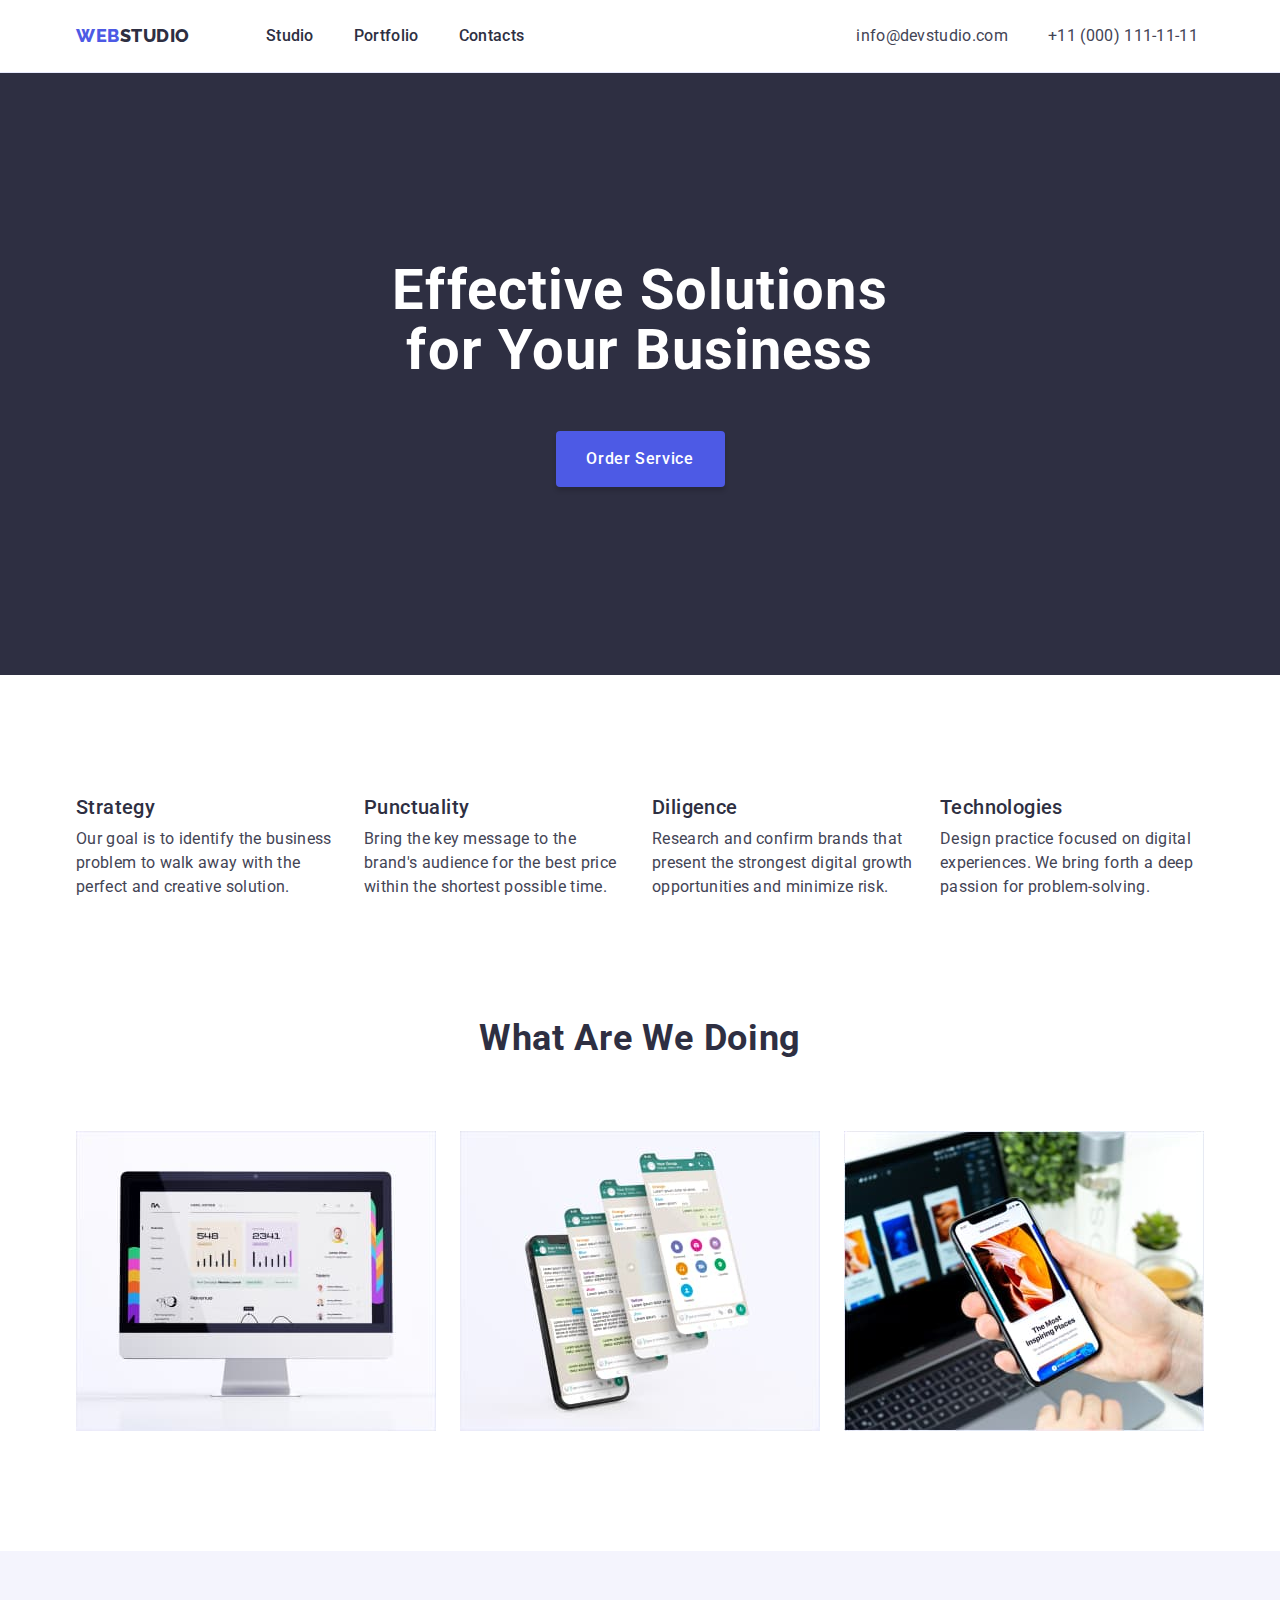
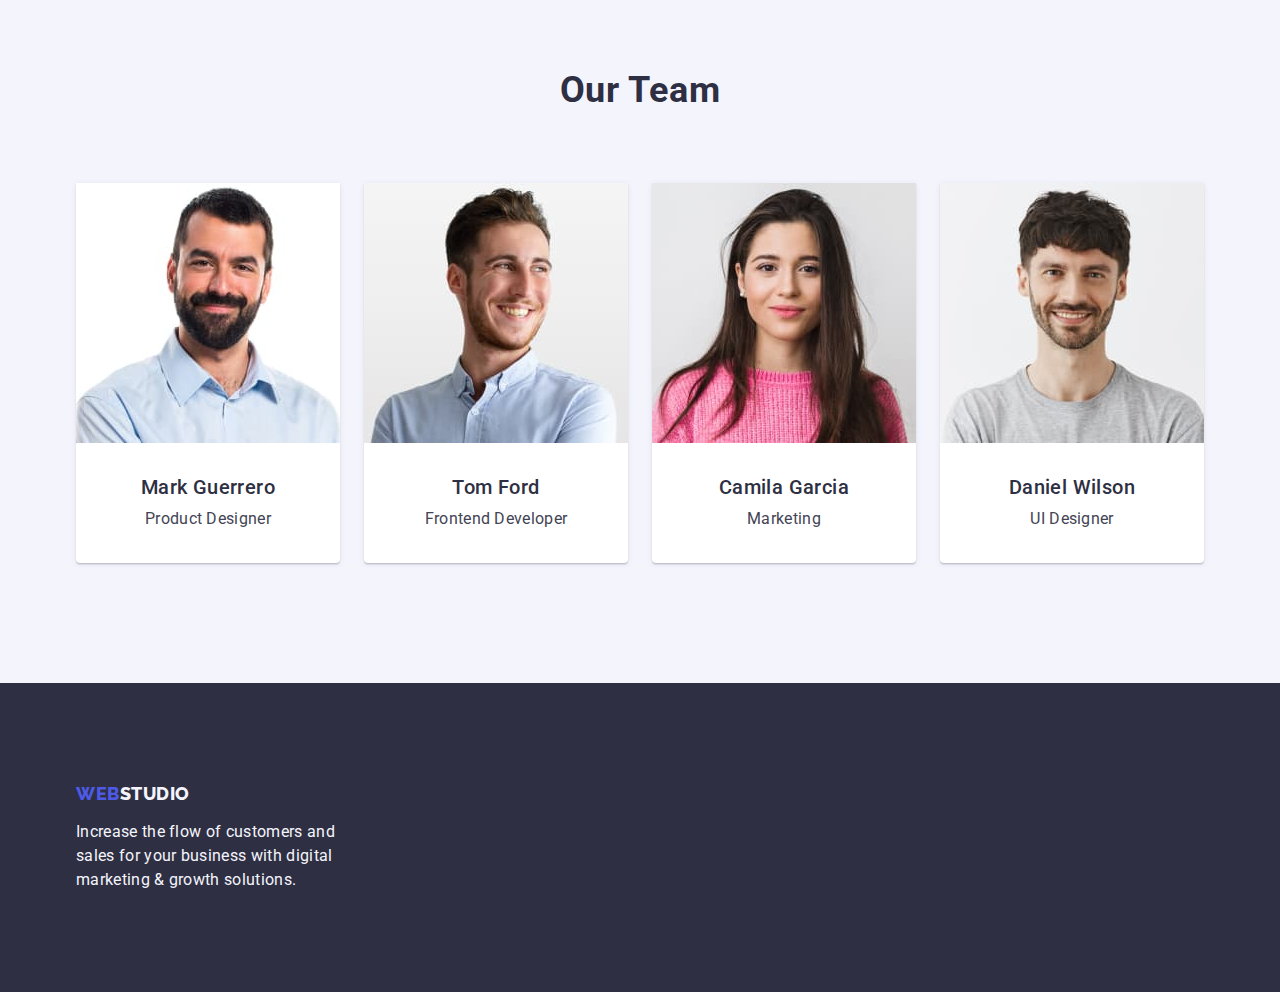
<file: index.html>
<!DOCTYPE html>
<html lang="en">
  <head>
    <meta charset="UTF-8" />
    <meta http-equiv="X-UA-Compatible" content="IE=edge" />
    <meta name="viewport" content="width=device-width, initial-scale=1.0" />
    <title>Web Studio</title>
    <link rel="preconnect" href="https://fonts.googleapis.com" />
    <link rel="preconnect" href="https://fonts.gstatic.com" crossorigin />
    <link
      href="https://fonts.googleapis.com/css2?family=Raleway:wght@800&family=Roboto:wght@400;500;700;900&display=swap"
      rel="stylesheet"
    />
    <link
      rel="stylesheet"
      href="https://cdnjs.cloudflare.com/ajax/libs/modern-normalize/1.1.0/modern-normalize.min.css"
    />
    <link rel="stylesheet" href="./css/styles.css" />
  </head>
  <body>
    <!-- Header -->
    <header class="header">
      <div class="container header-container">
        <nav class="header-nav">
          <a class="link logo-link" href="./index.html"
            >Web<span class="logo-text">Studio</span></a
          >
          <ul class="list header-list">
            <li class="header-item sub-text">
              <a class="link header-item-link" href="./index.html">Studio</a>
            </li>
            <li class="header-item sub-text">
              <a class="link header-item-link" href="./portfolio.html"
                >Portfolio</a
              >
            </li>
            <li class="header-item sub-text">
              <a class="link header-item-link" href="">Contacts</a>
            </li>
          </ul>
        </nav>
        <address class="header-adress">
          <ul class="list header-adress-list">
            <li class="header-adress-item">
              <a
                class="link header-adress-link"
                href="mailto:info@devstudio.com"
                >info@devstudio.com</a
              >
            </li>
            <li class="header-adress-item">
              <a class="link header-adress-link" href="tel:+110001111111"
                >+11 (000) 111-11-11</a
              >
            </li>
          </ul>
        </address>
      </div>
    </header>

    <!-- Main -->

    <main>
      <!-- Hero -->
      <section class="hero">
        <div class="container">
          <h1 class="hero-title">Effective Solutions for Your Business</h1>
          <button class="hero-button" type="button">Order Service</button>
        </div>
      </section>

      <!-- Advantages -->
      <section class="advantages">
        <div class="container">
          <h2 class="advantages-title visually-hidden">Our advantages</h2>
          <ul class="list advantages-list">
            <li class="advantages-item">
              <h3 class="advantages-item-title sub-title">Strategy</h3>
              <p class="advantages-item-text sub-text">
                Our goal is to identify the business problem to walk away with
                the perfect and creative solution.
              </p>
            </li>
            <li class="advantages-item">
              <h3 class="advantages-item-title sub-title">Punctuality</h3>
              <p class="advantages-item-text sub-text">
                Bring the key message to the brand's audience for the best price
                within the shortest possible time.
              </p>
            </li>
            <li class="advantages-item">
              <h3 class="advantages-item-title sub-title">Diligence</h3>
              <p class="advantages-item-text sub-text">
                Research and confirm brands that present the strongest digital
                growth opportunities and minimize risk.
              </p>
            </li>
            <li class="advantages-item">
              <h3 class="advantages-item-title sub-title">Technologies</h3>
              <p class="advantages-item-text sub-text">
                Design practice focused on digital experiences. We bring forth a
                deep passion for problem-solving.
              </p>
            </li>
          </ul>
        </div>
      </section>

      <!-- Activity -->
      <section class="activity">
        <div class="container">
          <h2 class="activity-title top-title">What are we doing</h2>
          <ul class="list activity-list">
            <li class="activity-item">
              <img
                class="activity-imag"
                src="./images/img1.jpg"
                alt="statistics chart"
                width="360"
                height="300"
              />
            </li>
            <li class="activity-item">
              <img
                class="activity-imag"
                src="./images/img2.jpg"
                alt="creating a chat bot"
                width="360"
                height="300"
              />
            </li>
            <li class="activity-item">
              <img
                class="activity-imag"
                src="./images/img3.jpg"
                alt="mobile application development"
                width="360"
                height="300"
              />
            </li>
          </ul>
        </div>
      </section>

      <!-- Team -->
      <section class="team">
        <div class="container">
          <h2 class="team-title top-title">Our Team</h2>
          <ul class="list team-list">
            <li class="team-item">
              <img
                class="team-item-img"
                src="./images/team1.jpg"
                alt="Mark Guerrero"
                width="264"
                height="260"
              />
              <div class="team-card">
                <h3 class="team-item-title sub-title">Mark Guerrero</h3>
                <p class="team-item-text sub-text">Product Designer</p>
              </div>
            </li>
            <li class="team-item">
              <img
                class="team-item-img"
                src="./images/team2.jpg"
                alt="Tom Ford"
                width="264"
                height="260"
              />
              <div class="team-card">
                <h3 class="team-item-title sub-title">Tom Ford</h3>
                <p class="team-item-text sub-text">Frontend Developer</p>
              </div>
            </li>
            <li class="team-item">
              <img
                class="team-item-img"
                src="./images/team3.jpg"
                alt="Camila Garcia"
                width="264"
                height="260"
              />
              <div class="team-card">
                <h3 class="team-item-title sub-title">Camila Garcia</h3>
                <p class="team-item-text sub-text">Marketing</p>
              </div>
            </li>
            <li class="team-item">
              <img
                class="team-item-img"
                src="./images/team4.jpg"
                alt="Daniel Wilson"
                width="264"
                height="260"
              />
              <div class="team-card">
                <h3 class="team-item-title sub-title">Daniel Wilson</h3>
                <p class="team-item-text sub-text">UI Designer</p>
              </div>
            </li>
          </ul>
        </div>
      </section>
    </main>

    <!-- Footer -->
    <footer class="footer">
      <div class="container">
        <a class="logo-link-footer link" href="./index.html"
          >Web<span class="logo-text-footer">Studio</span>
        </a>
        <p class="footer-text">
          Increase the flow of customers and sales for your business with
          digital marketing & growth solutions.
        </p>
      </div>
    </footer>
  </body>
</html>
</file>
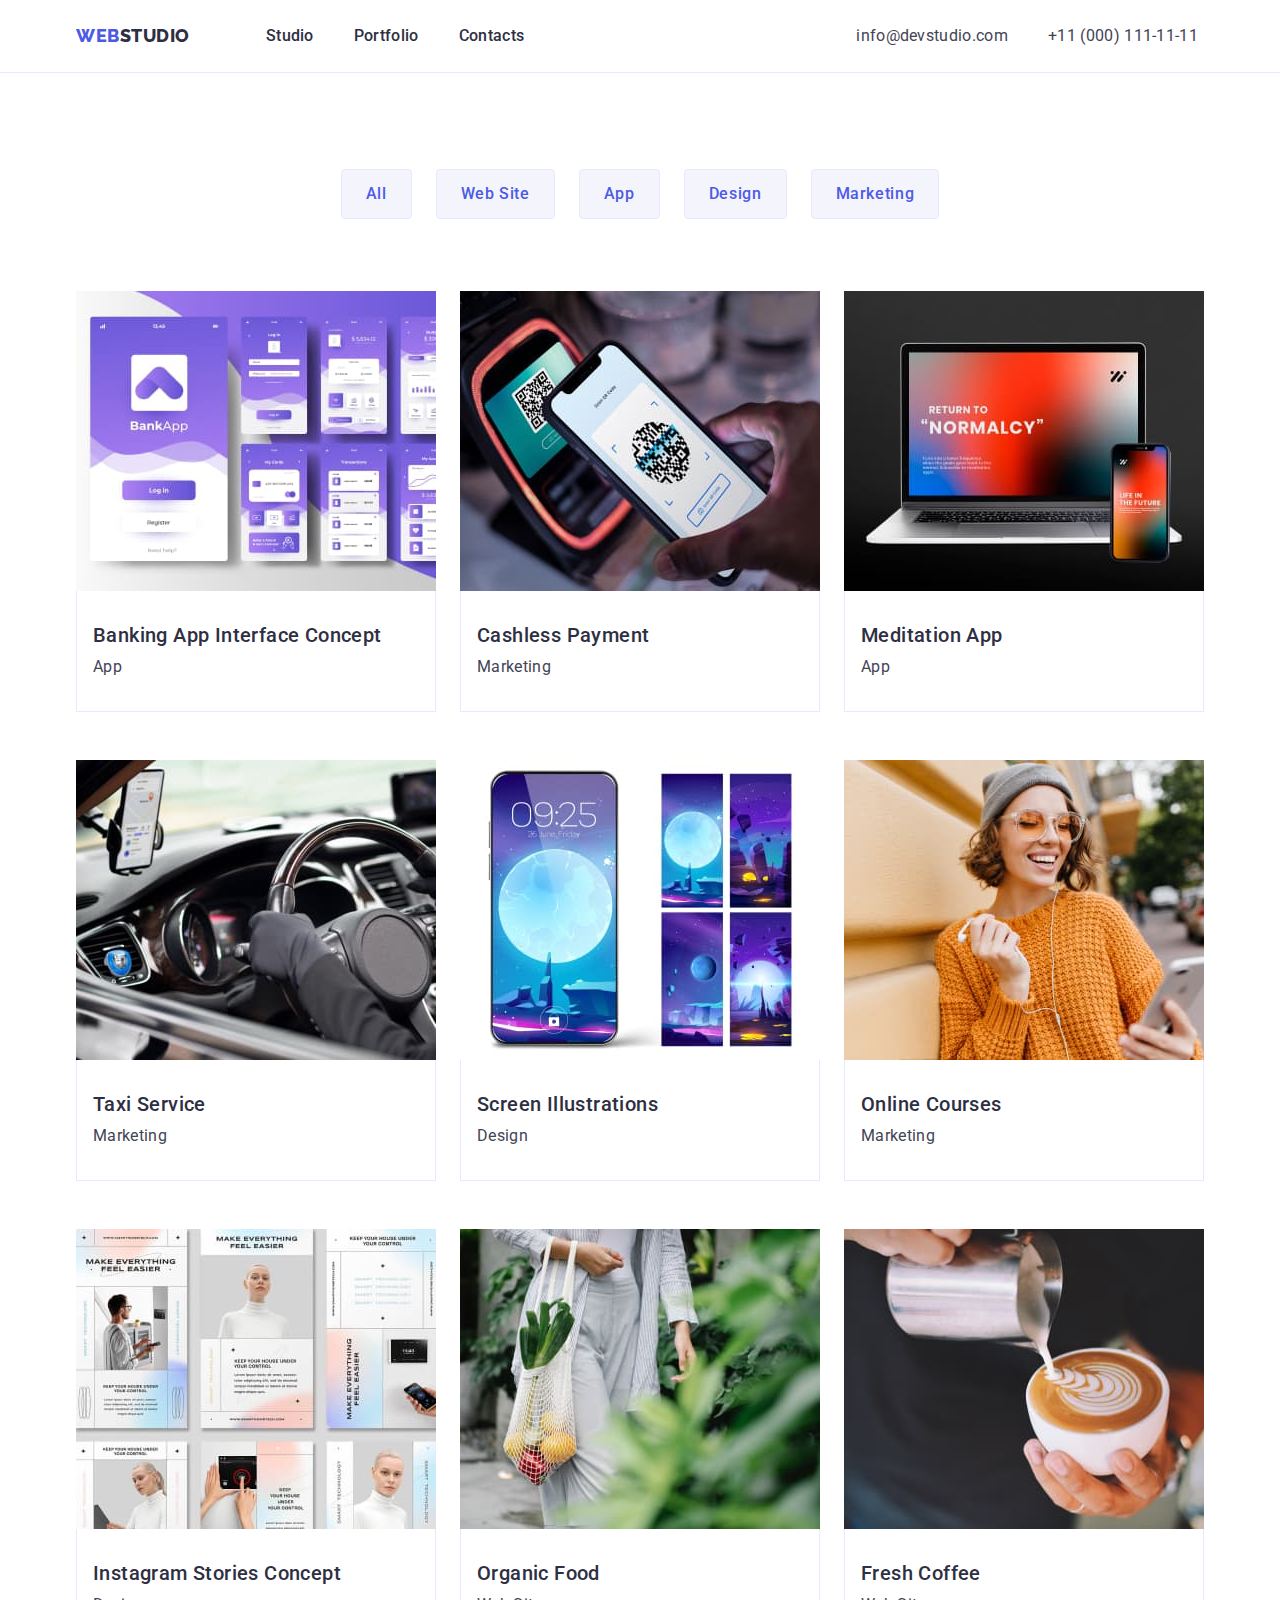
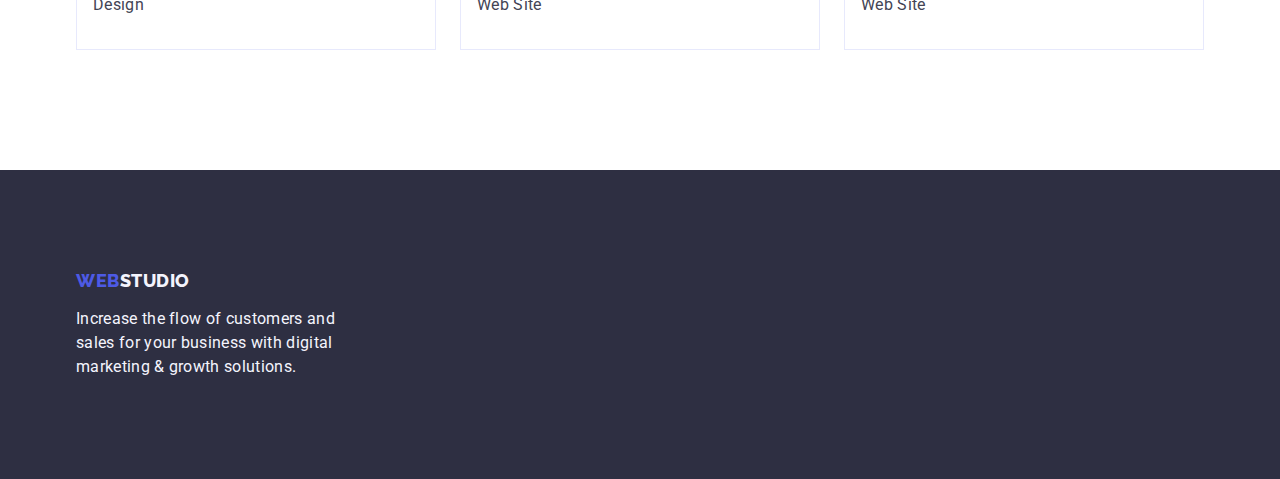
<file: portfolio.html>
<!DOCTYPE html>
<html lang="en">
  <head>
    <meta charset="UTF-8" />
    <meta http-equiv="X-UA-Compatible" content="IE=edge" />
    <meta name="viewport" content="width=device-width, initial-scale=1.0" />
    <title>Portfolio</title>
    <link rel="preconnect" href="https://fonts.googleapis.com" />
    <link rel="preconnect" href="https://fonts.gstatic.com" crossorigin />
    <link
      href="https://fonts.googleapis.com/css2?family=Raleway:wght@800&family=Roboto:wght@400;500;700;900&display=swap"
      rel="stylesheet"
    />
    <link
      rel="stylesheet"
      href="https://cdnjs.cloudflare.com/ajax/libs/modern-normalize/1.1.0/modern-normalize.min.css"
    />
    <link rel="stylesheet" href="./css/styles.css" />
  </head>
  <body>
    <!-- Header -->
    <header class="header">
      <div class="container header-container">
        <nav class="header-nav">
          <a class="link logo-link" href="./index.html"
            >Web<span class="logo-text">Studio</span></a
          >
          <ul class="list header-list">
            <li class="header-item">
              <a class="link header-item-link" href="./index.html">Studio</a>
            </li>
            <li class="header-item">
              <a class="link header-item-link" href="./portfolio.html"
                >Portfolio</a
              >
            </li>
            <li class="header-item">
              <a class="link header-item-link" href="">Contacts</a>
            </li>
          </ul>
        </nav>
        <address class="header-adress">
          <ul class="list header-adress-list">
            <li class="header-adress-item">
              <a
                class="link header-adress-link"
                href="mailto:info@devstudio.com"
                >info@devstudio.com</a
              >
            </li>
            <li class="header-adress-item">
              <a class="link header-adress-link" href="tel:+110001111111"
                >+11 (000) 111-11-11</a
              >
            </li>
          </ul>
        </address>
      </div>
    </header>

    <!-- Main -->
    <main>
      <section class="portfolio">
        <div class="container">
          <h1 class="portfolio-title visually-hidden">Portfolio</h1>

          <!-- Buttons menu -->
          <ul class="list buttons-list">
            <li class="buttons-item">
              <button class="buttons-item-btn" type="button">All</button>
            </li>
            <li class="buttons-item">
              <button class="buttons-item-btn" type="button">Web Site</button>
            </li>
            <li class="buttons-item">
              <button class="buttons-item-btn" type="button">App</button>
            </li>
            <li class="buttons-item">
              <button class="buttons-item-btn" type="button">Design</button>
            </li>
            <li class="buttons-item">
              <button class="buttons-item-btn" type="button">Marketing</button>
            </li>
          </ul>

          <!-- Cards -->

          <ul class="list portfolio-list">
            <li class="portfolio-item">
              <a class="portfolio-link link" href="">
                <img
                  class="portfolio-img"
                  src="./images/portfolio1.jpg"
                  alt="App Banking App Interface Concept"
                  width="360"
                  height="300"
                />
                <div class="portfolio-cards">
                  <h2 class="portfolio-img-title sub-title">
                    Banking App Interface Concept
                  </h2>
                  <p class="portfolio-img-text sub-text">App</p>
                </div>
              </a>
            </li>
            <li class="portfolio-item">
              <a class="portfolio-link link" href="">
                <img
                  class="portfolio-img"
                  src="./images/portfolio2.jpg"
                  alt="Cashless Payment"
                  width="360"
                  height="300"
                />
                <div class="portfolio-cards">
                  <h2 class="portfolio-img-title sub-title">
                    Cashless Payment
                  </h2>
                  <p class="portfolio-img-text sub-text">Marketing</p>
                </div>
              </a>
            </li>
            <li class="portfolio-item">
              <a class="portfolio-link link" href="">
                <img
                  class="portfolio-img"
                  src="./images/portfolio3.jpg"
                  alt="App Meditation App"
                  width="360"
                  height="300"
                />
                <div class="portfolio-cards">
                  <h2 class="portfolio-img-title sub-title">Meditation App</h2>
                  <p class="portfolio-img-text sub-text">App</p>
                </div>
              </a>
            </li>
            <li class="portfolio-item">
              <a class="portfolio-link link" href="">
                <img
                  class="portfolio-img"
                  src="./images/portfolio4.jpg"
                  alt="Taxi Service"
                  width="360"
                  height="300"
                />
                <div class="portfolio-cards">
                  <h2 class="portfolio-img-title sub-title">Taxi Service</h2>
                  <p class="portfolio-img-text sub-text">Marketing</p>
                </div>
              </a>
            </li>
            <li class="portfolio-item">
              <a class="portfolio-link link" href="">
                <img
                  class="portfolio-img"
                  src="./images/portfolio5.jpg"
                  alt="Screen Illustrations"
                  width="360"
                  height="300"
                />
                <div class="portfolio-cards">
                  <h2 class="portfolio-img-title sub-title">
                    Screen Illustrations
                  </h2>
                  <p class="portfolio-img-text sub-text">Design</p>
                </div>
              </a>
            </li>
            <li class="portfolio-item">
              <a class="portfolio-link link" href="">
                <img
                  class="portfolio-img"
                  src="./images/portfolio6.jpg"
                  alt="Online Courses"
                  width="360"
                  height="300"
                />
                <div class="portfolio-cards">
                  <h2 class="portfolio-img-title sub-title">Online Courses</h2>
                  <p class="portfolio-img-text sub-text">Marketing</p>
                </div>
              </a>
            </li>
            <li class="portfolio-item">
              <a class="portfolio-link link" href="">
                <img
                  class="portfolio-img"
                  src="./images/portfolio7.jpg"
                  alt="Instagram Stories Concept"
                  width="360"
                  height="300"
                />
                <div class="portfolio-cards">
                  <h2 class="portfolio-img-title sub-title">
                    Instagram Stories Concept
                  </h2>
                  <p class="portfolio-img-text sub-text">Design</p>
                </div>
              </a>
            </li>
            <li class="portfolio-item">
              <a class="portfolio-link link" href="">
                <img
                  class="portfolio-img"
                  src="./images/portfolio8.jpg"
                  alt="Web Site Organic Food"
                  width="360"
                  height="300"
                />
                <div class="portfolio-cards">
                  <h2 class="portfolio-img-title sub-title">Organic Food</h2>
                  <p class="portfolio-img-text sub-text">Web Site</p>
                </div>
              </a>
            </li>
            <li class="portfolio-item">
              <a class="portfolio-link link" href="">
                <img
                  class="portfolio-img"
                  src="./images/portfolio9.jpg"
                  alt="Web Site Fresh Coffee"
                  width="360"
                  height="300"
                />
                <div class="portfolio-cards">
                  <h2 class="portfolio-img-title sub-title">Fresh Coffee</h2>
                  <p class="portfolio-img-text sub-text">Web Site</p>
                </div>
              </a>
            </li>
          </ul>
        </div>
      </section>
    </main>

    <!-- Footer -->
    <footer class="footer">
      <div class="container">
        <a class="link logo-link-footer" href="./index.html"
          >Web<span class="logo-text-footer">Studio</span>
        </a>
        <p class="footer-text">
          Increase the flow of customers and sales for your business with
          digital marketing & growth solutions.
        </p>
      </div>
    </footer>
  </body>
</html>
</file>
<file: css/styles.css>
/* variables */
:root {
--title-first: #2E2F42;
--title-secondary: #FFFFFF;
--logo-first:#4D5AE5;
--logo-secondary: #2E2F42;
--logo-third: #F4F4FD;
--text-first: #434455;
--text-secondary: #2E2F42;
--text-third: #F4F4FD;
--btn-first: #FFFFFF;
--btn-secondary: #4D5AE5;
--background-color-first: #FFFFFF;
--background-color-secondary: #2E2F42;
--background-color-third: #F4F4FD;
--background-btn-first: #4D5AE5;
--background-btn-second: #F4F4FD;
--focus-hover: #404BBF;
--border: #e7e9fc;
}

/* global styles */
h1,
h2,
h3,
p{
margin-top: 0;
margin-bottom: 0;
}

img{
    display: block;
    max-width: 100%;
    height: auto;
 }

body{
    font-family: "Roboto", sans-serif;
    color: var(--text-first);
    background-color: var(--background-color-first);
}

button{
    border:none;
}

.container{
max-width: 1158px;
padding: 0 15px;
margin: 0 auto;
}

.link{
    text-decoration: none;
}
 .list{
    list-style:none;
    padding: 0;
    margin: 0;
}

.top-title{
    font-weight: 700;
    font-size: 36px;
    line-height: 1.11;
    letter-spacing: 0.02em;
    text-align: center;
    text-transform: capitalize;
    color: var(--title-first);
}

.sub-title{
    font-weight: 500;
    font-size: 20px;
    line-height: 1.2;
    letter-spacing: 0.02em;
    color: var(--title-first);
}

.sub-text{
    font-weight: 400;
    font-size: 16px;
    line-height: 1.5;
    letter-spacing: 0.02em;
    color: var(--text-first);
}

.visually-hidden {
  position: absolute;
  width: 1px;
  height: 1px;
  margin: -1px;
  border: 0;
  padding: 0;
  white-space: nowrap;
  clip-path: inset(100%);
  clip: rect(0 0 0 0);
  overflow: hidden;
}

/* Header */
.header{
    border-bottom: 1px solid var(--border);
}
.header-container{
    display: flex;
    align-items: center;
}

.logo-text{
    color: var(--logo-secondary);
}

.header-nav{
    display: flex;
    align-items: center;
}

.header-list{
    display: flex;
    gap: 40px;
}
.header-item{
    font-weight: 500;
    font-size: 16px;
    line-height: 1.5;
    letter-spacing: 0.02em;
}

.header-item-link{
    display: block;
    padding: 24px 0; 
    color: var(--text-secondary); 
}

.logo-link{
    font-family: "Raleway", sans-serif;
    font-weight: 800;
    font-size: 18px;
    line-height: 1.17;
    letter-spacing: 0.03em;
    text-transform: uppercase;
    color: var(--logo-first);
    margin-right: 76px;
}

.header-item-link:hover,
.header-item-link:focus{
    color: var(--focus-hover);
}

.header-adress{
    font-style: normal;
        margin-left: 332px;
}

.header-adress-list{
    display: flex;
    gap: 40px;
}

.header-adress-link{
    font-weight: 400;
    font-size: 16px;
    line-height: 1.5;
    letter-spacing: 0.02em;
    color: var(--text-first);
}

.header-adress-link:hover,
.header-adress-link:focus{
    color: var(--focus-hover);
}

/* Footer */
.footer{
    background-color: var(--background-color-secondary);
    padding-top: 100px;
    padding-bottom: 100px;
}

.logo-link-footer{
    display: inline-block;
    font-family: "Raleway", sans-serif;
    font-weight: 800;
    font-size: 18px;
    line-height: 1.17;
    letter-spacing: 0.03em;
    text-transform: uppercase;
    color: var(--logo-first);
    margin-bottom: 16px;
    
}
.footer-text{
    display: block;
    font-weight: 400;
    font-size: 16px;
    line-height: 1.5;
    letter-spacing: 0.02em;
    color: var(--text-third);
    width: 264px;
}

.logo-text-footer{
    color: var(--logo-third);
}


/* Index Main */

/* Hero */

.hero{
    background-color: var(--background-color-secondary);
    padding-top: 188px;
    padding-bottom: 188px;
}

.hero-title{
    display: block;
    max-width: 496px;
    text-align: center;
    font-size: 56px;
    line-height: 1.07;
    letter-spacing: 0.02em;
    color: var(--title-secondary);
    margin: 0 auto 50px;
}

.hero-button{
    display: block;
    font-family: "Roboto", sans-serif;
    font-weight: 500;
    font-size: 16px;
    line-height: 1.5;
    letter-spacing: 0.04em;
    color: var(--btn-first);
    background-color: var(--background-btn-first);
    cursor: pointer;
    box-shadow: 0px 4px 4px rgba(0, 0, 0, 0.15);
    border-radius: 4px;
    margin: 0 auto;
    min-width: 169px;
    height: 56px;
}

.hero-button:hover,
.hero-button:focus{
    background-color: var(--focus-hover);
}

/* Advantages */

.advantages{
    padding-top: 120px;
    padding-bottom: 120px;
}
.advantages-item-title{
    margin-bottom: 8px;
}
.advantages-list{
    display: flex;
    gap: 24px;
}
.advantages-item{
width: calc((100% - 72px) / 4);
}

/* Activity */

.activity{
    padding-bottom: 120px;
}

.activity-title{
    margin-bottom: 72px;
}

.activity-list{
    display: flex;
    gap: 24px;
}


/* Team */

.team{
    background-color: var(--background-color-third);
    padding-top: 120px;
    padding-bottom: 120px;
}

.team-title{
margin-bottom: 72px;
}

.team-list{
    display: flex;
    gap: 24px;
}

.team-item{
    background-color: var(--background-color-first);
    box-shadow: 
    0px 1px 6px rgba(46, 47, 66, 0.08), 
    0px 1px 1px rgba(46, 47, 66, 0.16), 
    0px 2px 1px rgba(46, 47, 66, 0.08);
    border-radius: 0px 0px 4px 4px;
    width: calc((100% - 72px) / 4);
}
.team-card{
    padding: 32px 16px;
}

.team-item-title{
    text-align: center;
    margin-bottom: 8px;
}

.team-item-text{
    text-align: center;
}

/* Portfolio Main */

/* Buttons menu */

.portfolio{
    padding-top: 96px;
    padding-bottom: 120px;
}

.buttons-list{
    display: flex;
    justify-content: center;
    align-items: center;
    gap: 24px;
    margin-bottom: 72px;

}

.buttons-item-btn{  
    font-family: "Roboto", sans-serif;
    font-weight: 500;
    font-size: 16px;
    line-height: 1.5;
    letter-spacing: 0.04em;
    color: var(--btn-secondary);
    background-color: var(--background-btn-second);
    cursor: pointer;
    padding: 12px 24px;
    border: 1px solid var(--border) ;
    border-radius: 4px;

}

.buttons-item-btn:hover,
.buttons-item-btn:focus{
    background-color: var(--focus-hover);
    color: var(--btn-first);
    border: 1px solid transparent;
}

/* Cards */

.portfolio-list{
    display: flex;
    flex-wrap: wrap;
    gap: 48px 24px;
}

.portfolio-item{
    width: calc((100% - 48px) / 3);
}

.portfolio-cards{
    padding: 32px 16px;
    border: 1px solid var(--border);
    border-top: none;
}

.portfolio-img-title{
    margin-bottom: 8px;
}
</file>
